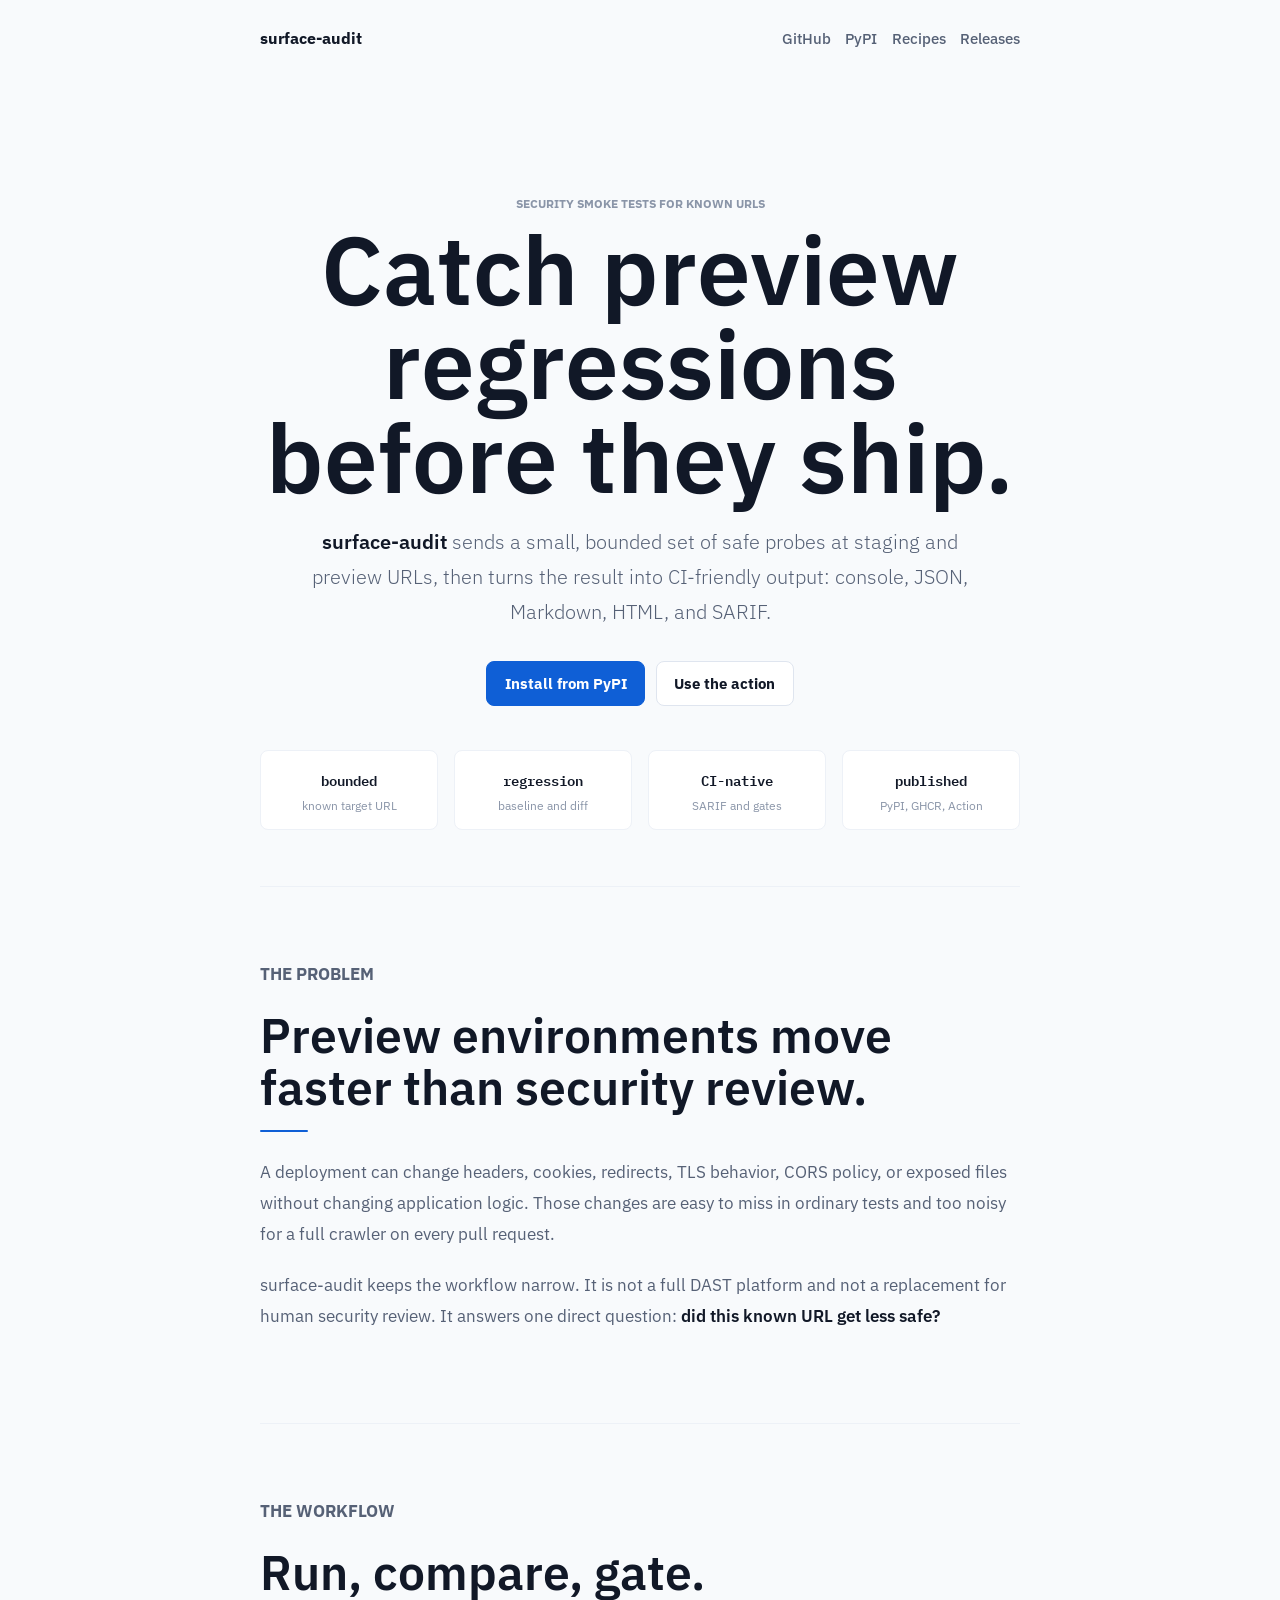
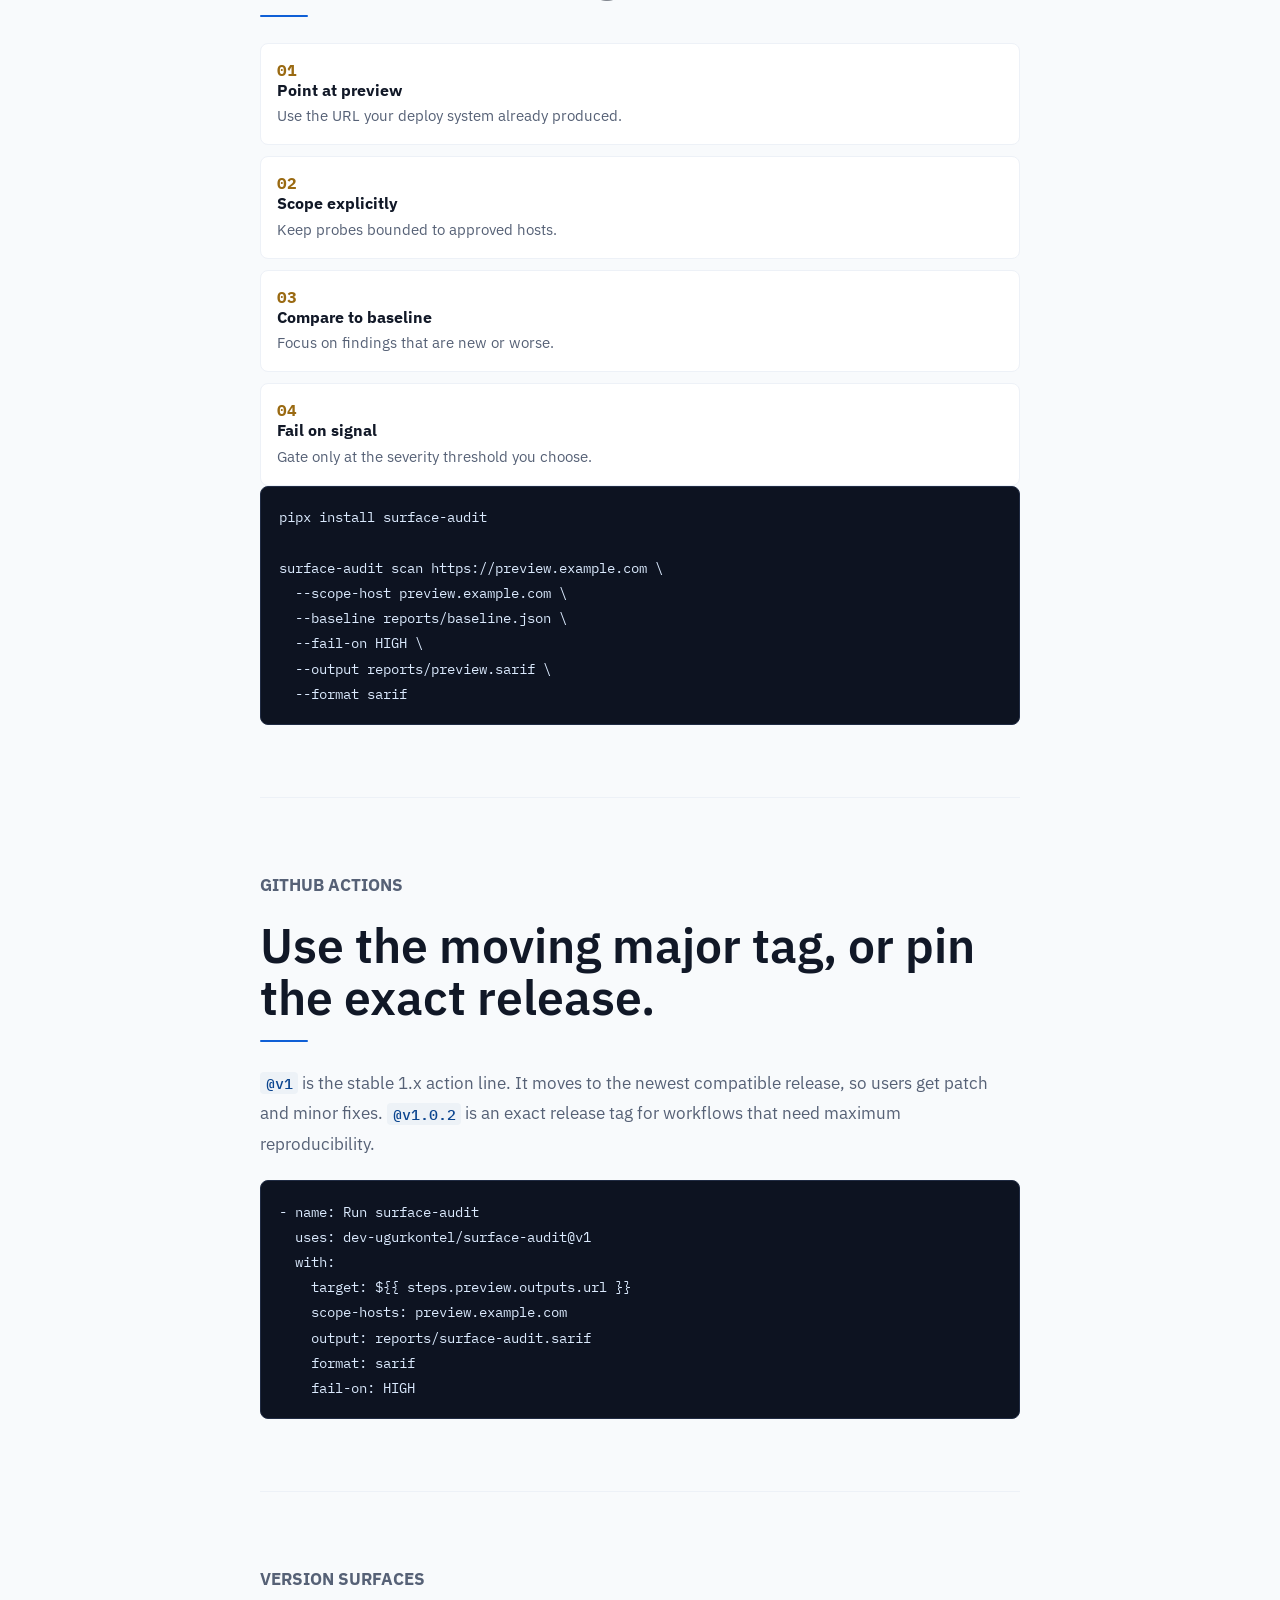
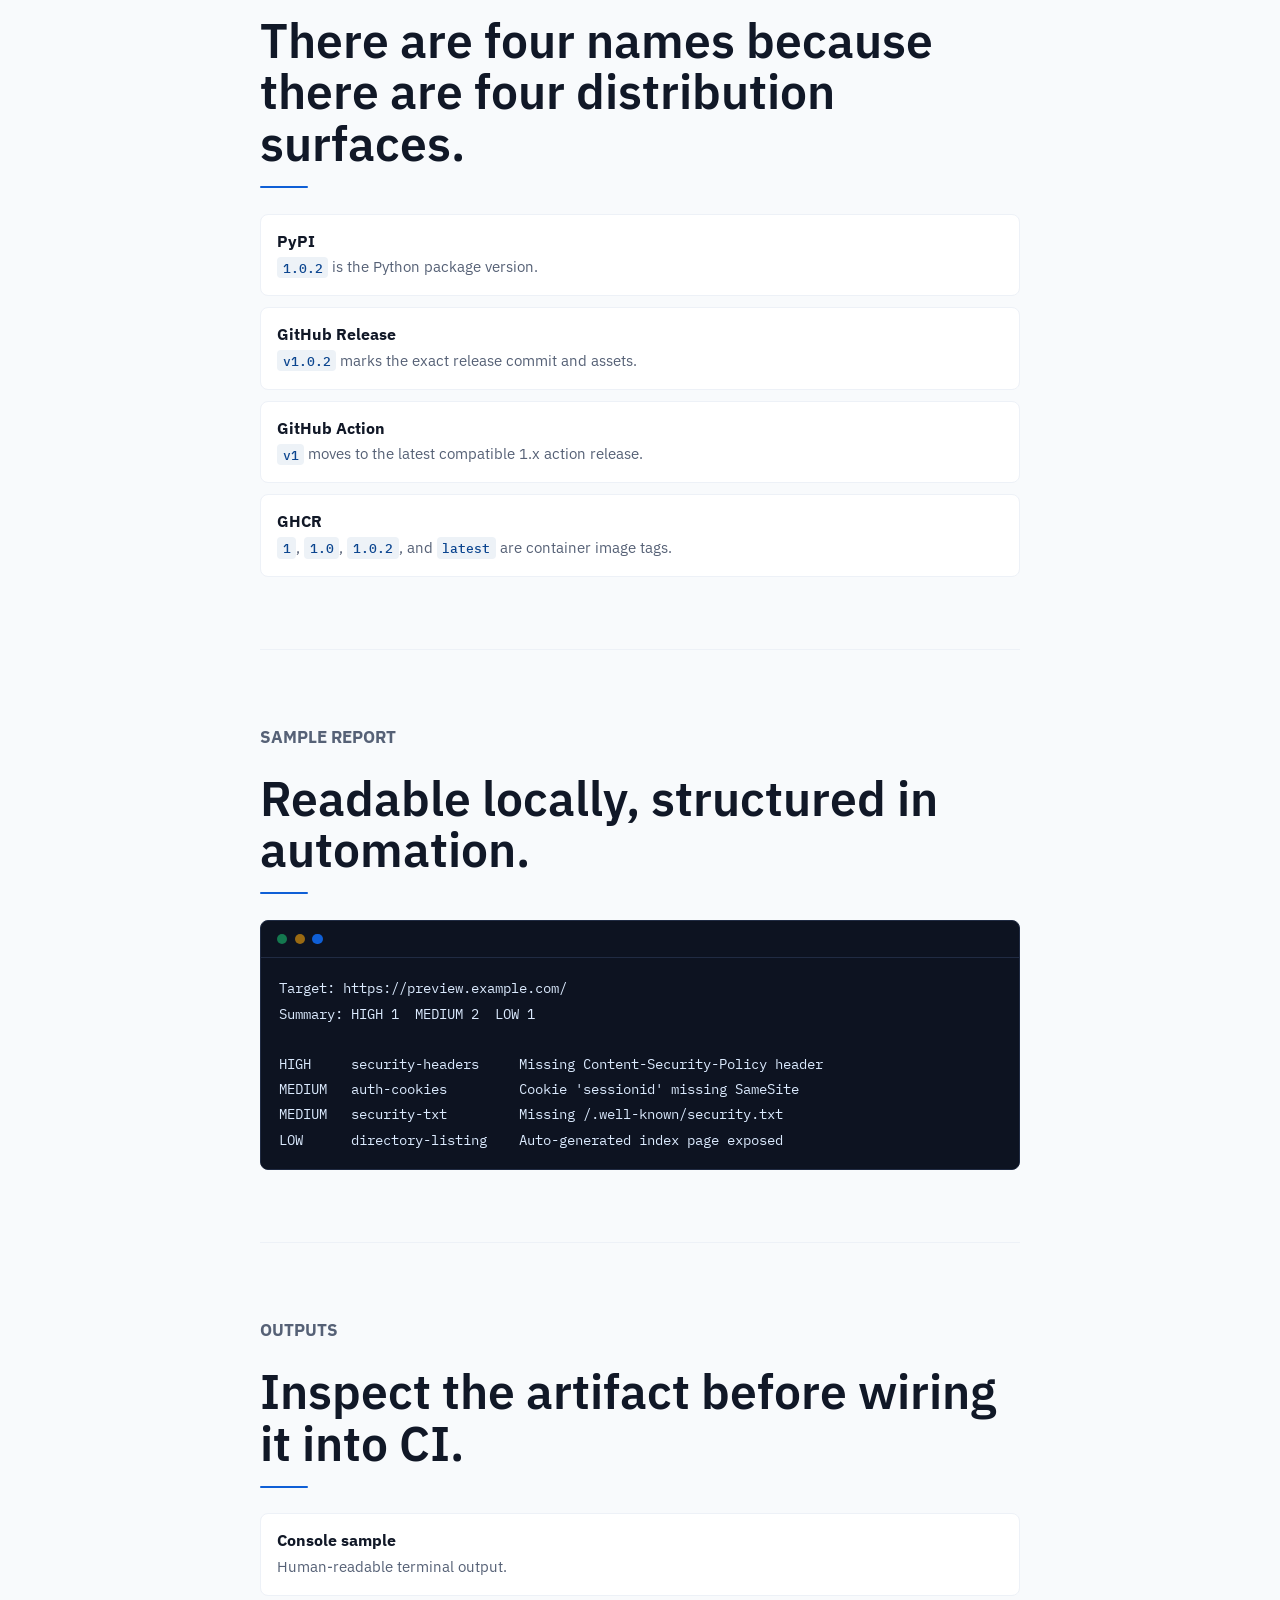
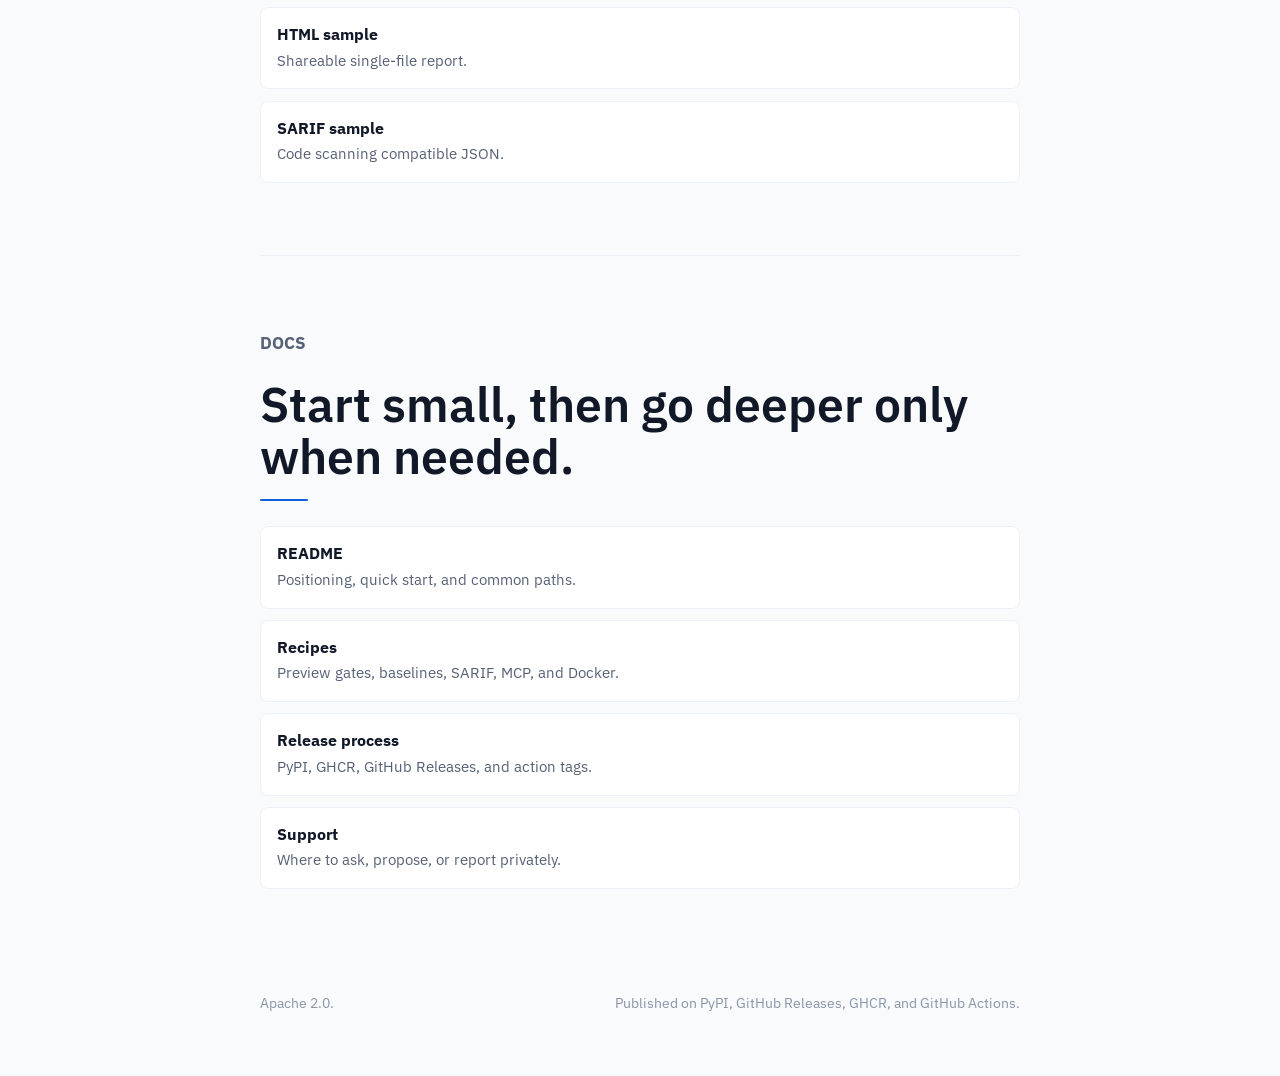
<file: docs/site/index.html>
<!doctype html>
<html lang="en">
  <head>
    <meta charset="utf-8" />
    <meta name="viewport" content="width=device-width, initial-scale=1" />
    <title>surface-audit - Security smoke tests for preview URLs</title>
    <meta
      name="description"
      content="surface-audit runs deterministic security smoke tests against known preview, staging, and pre-deploy URLs."
    />
    <meta name="theme-color" content="#f8fafc" />
    <meta property="og:type" content="website" />
    <meta property="og:title" content="surface-audit - Preview security smoke tests" />
    <meta
      property="og:description"
      content="A bounded, CI-friendly security smoke test for preview and staging URLs."
    />
    <meta property="og:url" content="https://dev-ugurkontel.github.io/surface-audit/" />
    <meta property="og:site_name" content="surface-audit" />
    <meta name="twitter:card" content="summary" />
    <meta name="twitter:title" content="surface-audit" />
    <meta
      name="twitter:description"
      content="Deterministic security smoke tests for known preview, staging, and pre-deploy URLs."
    />
    <link rel="canonical" href="https://dev-ugurkontel.github.io/surface-audit/" />
    <link rel="preconnect" href="https://fonts.googleapis.com" />
    <link rel="preconnect" href="https://fonts.gstatic.com" crossorigin />
    <link
      href="https://fonts.googleapis.com/css2?family=IBM+Plex+Mono:wght@400;500;600&amp;family=IBM+Plex+Sans:wght@300;400;500;600;700&amp;display=swap"
      rel="stylesheet"
    />
    <link rel="stylesheet" href="./assets/site.css" />
    <script type="application/ld+json">
      {
        "@context": "https://schema.org",
        "@type": "SoftwareApplication",
        "name": "surface-audit",
        "applicationCategory": "SecurityApplication",
        "operatingSystem": "macOS, Linux, Windows",
        "description": "Deterministic security smoke tests for known preview, staging, and pre-deploy URLs.",
        "url": "https://github.com/dev-ugurkontel/surface-audit",
        "license": "https://github.com/dev-ugurkontel/surface-audit/blob/main/LICENSE",
        "downloadUrl": "https://pypi.org/project/surface-audit/"
      }
    </script>
  </head>
  <body>
    <div class="wrap">
      <header class="topbar">
        <a class="brand" href="https://github.com/dev-ugurkontel/surface-audit">surface-audit</a>
        <nav aria-label="Primary">
          <a href="https://github.com/dev-ugurkontel/surface-audit">GitHub</a>
          <a href="https://pypi.org/project/surface-audit/">PyPI</a>
          <a href="https://github.com/dev-ugurkontel/surface-audit/blob/main/docs/RECIPES.md">Recipes</a>
          <a href="https://github.com/dev-ugurkontel/surface-audit/releases">Releases</a>
        </nav>
      </header>

      <main>
        <section class="hero">
          <p class="kicker">security smoke tests for known URLs</p>
          <h1>Catch preview regressions before they ship.</h1>
          <p class="lede">
            <strong>surface-audit</strong> sends a small, bounded set of safe probes at staging
            and preview URLs, then turns the result into CI-friendly output: console, JSON,
            Markdown, HTML, and SARIF.
          </p>
          <div class="actions">
            <a class="button primary" href="https://pypi.org/project/surface-audit/">Install from PyPI</a>
            <a class="button" href="https://github.com/dev-ugurkontel/surface-audit#github-action">Use the action</a>
          </div>
          <div class="facts" aria-label="Project facts">
            <div><strong>bounded</strong><span>known target URL</span></div>
            <div><strong>regression</strong><span>baseline and diff</span></div>
            <div><strong>CI-native</strong><span>SARIF and gates</span></div>
            <div><strong>published</strong><span>PyPI, GHCR, Action</span></div>
          </div>
        </section>

        <hr />

        <section class="chapter">
          <p class="label">The problem</p>
          <h2>Preview environments move faster than security review.</h2>
          <div class="rule"></div>
          <p>
            A deployment can change headers, cookies, redirects, TLS behavior, CORS policy, or
            exposed files without changing application logic. Those changes are easy to miss in
            ordinary tests and too noisy for a full crawler on every pull request.
          </p>
          <p>
            surface-audit keeps the workflow narrow. It is not a full DAST platform and not a
            replacement for human security review. It answers one direct question:
            <strong>did this known URL get less safe?</strong>
          </p>
        </section>

        <hr />

        <section class="chapter">
          <p class="label">The workflow</p>
          <h2>Run, compare, gate.</h2>
          <div class="rule"></div>
          <div class="steps">
            <div class="step"><span>01</span><strong>Point at preview</strong><em>Use the URL your deploy system already produced.</em></div>
            <div class="step"><span>02</span><strong>Scope explicitly</strong><em>Keep probes bounded to approved hosts.</em></div>
            <div class="step"><span>03</span><strong>Compare to baseline</strong><em>Focus on findings that are new or worse.</em></div>
            <div class="step"><span>04</span><strong>Fail on signal</strong><em>Gate only at the severity threshold you choose.</em></div>
          </div>
          <pre class="code-block">pipx install surface-audit

surface-audit scan https://preview.example.com \
  --scope-host preview.example.com \
  --baseline reports/baseline.json \
  --fail-on HIGH \
  --output reports/preview.sarif \
  --format sarif</pre>
        </section>

        <hr />

        <section class="chapter">
          <p class="label">GitHub Actions</p>
          <h2>Use the moving major tag, or pin the exact release.</h2>
          <div class="rule"></div>
          <p>
            <code>@v1</code> is the stable 1.x action line. It moves to the newest compatible
            release, so users get patch and minor fixes. <code>@v1.0.2</code> is an exact release
            tag for workflows that need maximum reproducibility.
          </p>
          <pre class="code-block">- name: Run surface-audit
  uses: dev-ugurkontel/surface-audit@v1
  with:
    target: ${{ steps.preview.outputs.url }}
    scope-hosts: preview.example.com
    output: reports/surface-audit.sarif
    format: sarif
    fail-on: HIGH</pre>
        </section>

        <hr />

        <section class="chapter">
          <p class="label">Version surfaces</p>
          <h2>There are four names because there are four distribution surfaces.</h2>
          <div class="rule"></div>
          <div class="matrix" role="list">
            <div role="listitem"><strong>PyPI</strong><span><code>1.0.2</code> is the Python package version.</span></div>
            <div role="listitem"><strong>GitHub Release</strong><span><code>v1.0.2</code> marks the exact release commit and assets.</span></div>
            <div role="listitem"><strong>GitHub Action</strong><span><code>v1</code> moves to the latest compatible 1.x action release.</span></div>
            <div role="listitem"><strong>GHCR</strong><span><code>1</code>, <code>1.0</code>, <code>1.0.2</code>, and <code>latest</code> are container image tags.</span></div>
          </div>
        </section>

        <hr />

        <section class="chapter">
          <p class="label">Sample report</p>
          <h2>Readable locally, structured in automation.</h2>
          <div class="rule"></div>
          <div class="terminal" aria-label="Sample surface-audit console output">
            <div class="terminal-bar"><span></span><span></span><span></span></div>
            <pre>Target: https://preview.example.com/
Summary: HIGH 1  MEDIUM 2  LOW 1

HIGH     security-headers     Missing Content-Security-Policy header
MEDIUM   auth-cookies         Cookie 'sessionid' missing SameSite
MEDIUM   security-txt         Missing /.well-known/security.txt
LOW      directory-listing    Auto-generated index page exposed</pre>
          </div>
        </section>

        <hr />

        <section class="chapter">
          <p class="label">Outputs</p>
          <h2>Inspect the artifact before wiring it into CI.</h2>
          <div class="rule"></div>
          <div class="links">
            <a href="./samples/preview-report.console.txt"><strong>Console sample</strong><span>Human-readable terminal output.</span></a>
            <a href="./samples/preview-report.html"><strong>HTML sample</strong><span>Shareable single-file report.</span></a>
            <a href="./samples/preview-report.sarif.json"><strong>SARIF sample</strong><span>Code scanning compatible JSON.</span></a>
          </div>
        </section>

        <hr />

        <section class="chapter">
          <p class="label">Docs</p>
          <h2>Start small, then go deeper only when needed.</h2>
          <div class="rule"></div>
          <div class="links">
            <a href="https://github.com/dev-ugurkontel/surface-audit/blob/main/README.md"><strong>README</strong><span>Positioning, quick start, and common paths.</span></a>
            <a href="https://github.com/dev-ugurkontel/surface-audit/blob/main/docs/RECIPES.md"><strong>Recipes</strong><span>Preview gates, baselines, SARIF, MCP, and Docker.</span></a>
            <a href="https://github.com/dev-ugurkontel/surface-audit/blob/main/docs/RELEASE.md"><strong>Release process</strong><span>PyPI, GHCR, GitHub Releases, and action tags.</span></a>
            <a href="https://github.com/dev-ugurkontel/surface-audit/blob/main/SUPPORT.md"><strong>Support</strong><span>Where to ask, propose, or report privately.</span></a>
          </div>
        </section>
      </main>

      <footer>
        <span>Apache 2.0.</span>
        <span>Published on PyPI, GitHub Releases, GHCR, and GitHub Actions.</span>
      </footer>
    </div>
  </body>
</html>
</file>
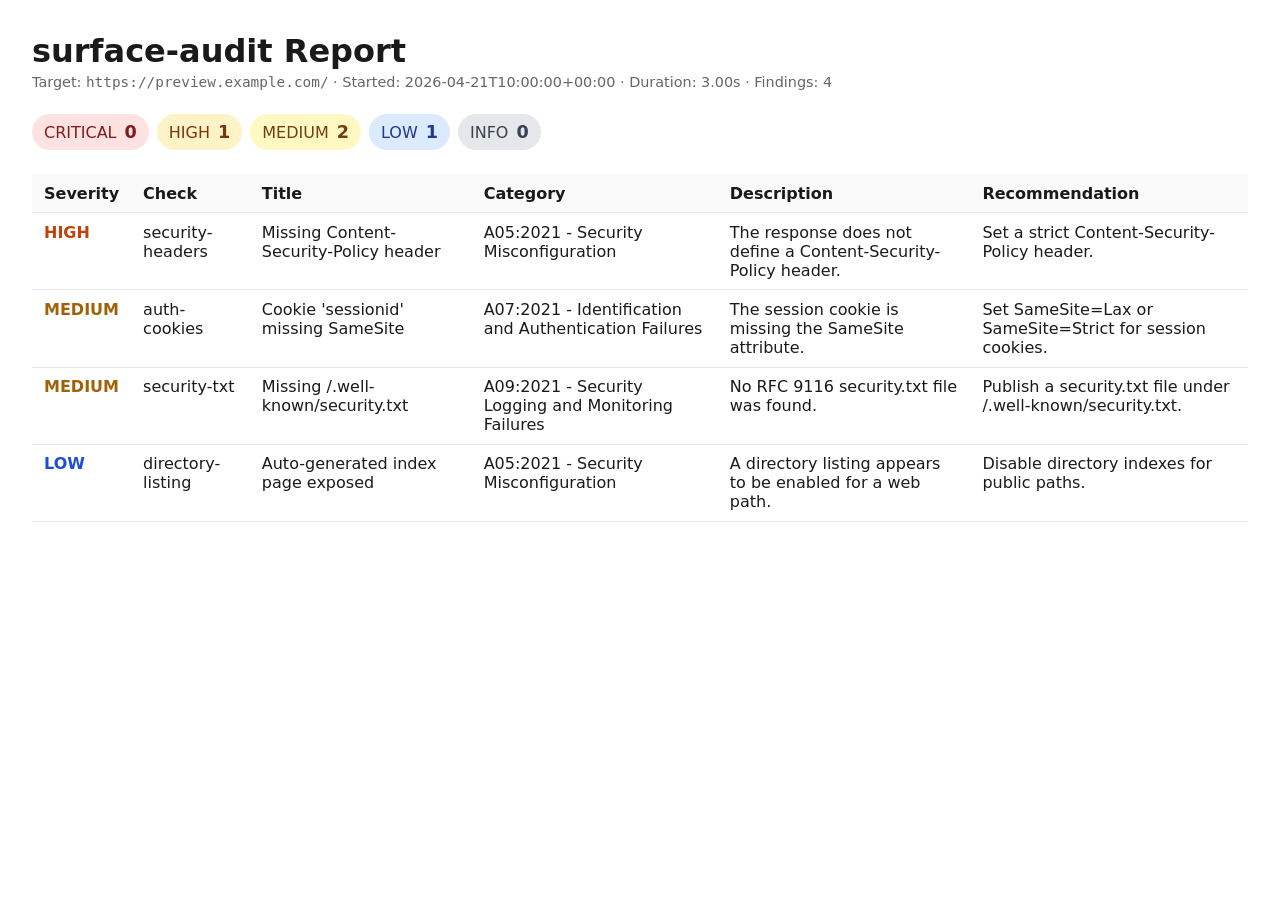
<file: docs/site/samples/preview-report.html>
<!doctype html>
<html lang="en">
  <head>
    <meta charset="utf-8" />
    <title>surface-audit Report — https://preview.example.com/</title>
    <style>
      body { font-family: -apple-system, system-ui, sans-serif; margin: 2rem; color: #1a1a1a; }
      h1 { margin-bottom: 0.25rem; }
      .meta { color: #666; font-size: 0.9rem; margin-bottom: 1.5rem; }
      .chips { display: flex; gap: 0.5rem; margin-bottom: 1.5rem; flex-wrap: wrap; }
      .chip { padding: 0.5rem 0.75rem; border-radius: 999px; background: #f4f4f5; display: flex; gap: 0.5rem; align-items: baseline; }
      .chip strong { font-size: 1.1rem; }
      .chip-critical { background: #fee2e2; color: #7f1d1d; }
      .chip-high     { background: #fef3c7; color: #78350f; }
      .chip-medium   { background: #fef9c3; color: #713f12; }
      .chip-low      { background: #dbeafe; color: #1e3a8a; }
      .chip-info     { background: #e5e7eb; color: #374151; }
      table { border-collapse: collapse; width: 100%; }
      th, td { text-align: left; padding: 0.6rem 0.75rem; border-bottom: 1px solid #e5e7eb; vertical-align: top; }
      th { background: #fafafa; font-weight: 600; }
      .sev { font-weight: 600; }
      .sev-critical { color: #b91c1c; }
      .sev-high     { color: #c2410c; }
      .sev-medium   { color: #a16207; }
      .sev-low      { color: #1d4ed8; }
      .sev-info     { color: #4b5563; }
    </style>
  </head>
  <body>
    <h1>surface-audit Report</h1>
    <div class="meta">
      Target: <code>https://preview.example.com/</code>
      · Started: 2026-04-21T10:00:00+00:00
      · Duration: 3.00s
      · Findings: 4
    </div>
    <div class="chips">
      <div class="chip chip-critical"><span>CRITICAL</span><strong>0</strong></div>
      <div class="chip chip-high"><span>HIGH</span><strong>1</strong></div>
      <div class="chip chip-medium"><span>MEDIUM</span><strong>2</strong></div>
      <div class="chip chip-low"><span>LOW</span><strong>1</strong></div>
      <div class="chip chip-info"><span>INFO</span><strong>0</strong></div>
    </div>
    <table>
      <thead>
        <tr>
          <th>Severity</th>
          <th>Check</th>
          <th>Title</th>
          <th>Category</th>
          <th>Description</th>
          <th>Recommendation</th>
        </tr>
      </thead>
      <tbody>
        <tr>
          <td class="sev sev-high">HIGH</td>
          <td>security-headers</td>
          <td>Missing Content-Security-Policy header</td>
          <td>A05:2021 - Security Misconfiguration</td>
          <td>The response does not define a Content-Security-Policy header.</td>
          <td>Set a strict Content-Security-Policy header.</td>
        </tr>
        <tr>
          <td class="sev sev-medium">MEDIUM</td>
          <td>auth-cookies</td>
          <td>Cookie 'sessionid' missing SameSite</td>
          <td>A07:2021 - Identification and Authentication Failures</td>
          <td>The session cookie is missing the SameSite attribute.</td>
          <td>Set SameSite=Lax or SameSite=Strict for session cookies.</td>
        </tr>
        <tr>
          <td class="sev sev-medium">MEDIUM</td>
          <td>security-txt</td>
          <td>Missing /.well-known/security.txt</td>
          <td>A09:2021 - Security Logging and Monitoring Failures</td>
          <td>No RFC 9116 security.txt file was found.</td>
          <td>Publish a security.txt file under /.well-known/security.txt.</td>
        </tr>
        <tr>
          <td class="sev sev-low">LOW</td>
          <td>directory-listing</td>
          <td>Auto-generated index page exposed</td>
          <td>A05:2021 - Security Misconfiguration</td>
          <td>A directory listing appears to be enabled for a web path.</td>
          <td>Disable directory indexes for public paths.</td>
        </tr>
      </tbody>
    </table>
  </body>
</html>
</file>
<file: docs/site/assets/site.css>
:root {
  --bg: #f8fafc;
  --paper: #ffffff;
  --code: #edf2f7;
  --text: #111827;
  --muted: #566176;
  --faint: #8a95a8;
  --line: #dfe5ef;
  --line-soft: #edf1f7;
  --accent: #0f5fd6;
  --accent-dark: #0b458f;
  --accent-soft: #e8f1ff;
  --green: #14784f;
  --amber: #9a6a12;
  --sans: "IBM Plex Sans", -apple-system, BlinkMacSystemFont, "Segoe UI", sans-serif;
  --mono: "IBM Plex Mono", "SFMono-Regular", Consolas, monospace;
}

*,
*::before,
*::after {
  box-sizing: border-box;
}

html {
  scroll-behavior: smooth;
}

body {
  margin: 0;
  color: var(--muted);
  background: var(--bg);
  font-family: var(--sans);
  -webkit-font-smoothing: antialiased;
}

::selection {
  color: var(--accent-dark);
  background: var(--accent-soft);
}

a {
  color: var(--accent);
  text-decoration: none;
}

a:hover,
a:focus-visible {
  text-decoration: underline;
}

code,
pre {
  font-family: var(--mono);
}

code {
  padding: 0.1rem 0.35rem;
  color: var(--accent-dark);
  background: var(--code);
  border-radius: 0.25rem;
  font-size: 0.9em;
  font-weight: 500;
}

pre {
  margin: 0;
}

.wrap {
  width: min(760px, calc(100vw - 2rem));
  margin: 0 auto;
  padding: 1.25rem 0 4rem;
}

.topbar {
  display: flex;
  align-items: center;
  justify-content: space-between;
  gap: 1rem;
  padding: 0.5rem 0;
}

.brand {
  color: var(--text);
  font-weight: 700;
}

nav {
  display: flex;
  flex-wrap: wrap;
  justify-content: flex-end;
  gap: 0.9rem;
}

nav a {
  color: var(--muted);
  font-size: 0.92rem;
  font-weight: 500;
}

.hero {
  padding: clamp(4.5rem, 14vw, 8rem) 0 3.5rem;
  text-align: center;
}

.kicker,
.label {
  color: var(--faint);
  font-size: 0.72rem;
  font-weight: 700;
  letter-spacing: 0;
  text-transform: uppercase;
}

.hero h1,
.chapter h2 {
  margin: 0;
  color: var(--text);
  font-weight: 600;
  letter-spacing: 0;
}

.hero h1 {
  margin-top: 0.7rem;
  font-size: clamp(3.25rem, 10vw, 6rem);
  line-height: 0.98;
}

.lede {
  max-width: 43rem;
  margin: 1.25rem auto 0;
  color: var(--muted);
  font-size: clamp(1.05rem, 2.3vw, 1.25rem);
  font-weight: 300;
  line-height: 1.75;
}

.lede strong,
p strong {
  color: var(--text);
  font-weight: 600;
}

.actions {
  display: flex;
  flex-wrap: wrap;
  justify-content: center;
  gap: 0.65rem;
  margin-top: 2rem;
}

.button {
  display: inline-flex;
  align-items: center;
  justify-content: center;
  min-height: 2.8rem;
  padding: 0.75rem 1.1rem;
  color: var(--text);
  background: var(--paper);
  border: 1px solid var(--line);
  border-radius: 0.5rem;
  font-size: 0.94rem;
  font-weight: 700;
}

.button:hover,
.button:focus-visible {
  border-color: var(--accent);
  color: var(--accent);
  text-decoration: none;
}

.button.primary {
  color: #ffffff;
  background: var(--accent);
  border-color: var(--accent);
}

.button.primary:hover,
.button.primary:focus-visible {
  color: #ffffff;
  background: var(--accent-dark);
  border-color: var(--accent-dark);
}

.facts {
  display: grid;
  grid-template-columns: repeat(4, minmax(0, 1fr));
  gap: 1rem;
  margin-top: 2.75rem;
  text-align: center;
}

.facts div {
  padding: 1.05rem 0.75rem;
  background: var(--paper);
  border: 1px solid var(--line-soft);
  border-radius: 0.5rem;
}

.facts strong {
  display: block;
  color: var(--text);
  font-family: var(--mono);
  font-size: 0.9rem;
  font-weight: 600;
}

.facts span {
  display: block;
  margin-top: 0.35rem;
  color: var(--faint);
  font-size: 0.78rem;
}

hr {
  margin: 0;
  border: 0;
  border-top: 1px solid var(--line-soft);
}

.chapter {
  padding: 4.5rem 0;
}

.chapter h2 {
  margin-top: 0.35rem;
  font-size: clamp(2rem, 5.4vw, 3rem);
  line-height: 1.08;
}

.rule {
  width: 3rem;
  height: 2px;
  margin: 1rem 0 1.6rem;
  background: var(--accent);
  border-radius: 999px;
}

.chapter p {
  margin: 0 0 1.25rem;
  color: var(--muted);
  font-size: 1.04rem;
  line-height: 1.85;
}

.code-block,
.terminal pre {
  overflow-x: auto;
  padding: 1.1rem;
  color: #dbeafe;
  background: #0d1321;
  border: 1px solid #202b43;
  border-radius: 0.5rem;
  font-size: 0.9rem;
  line-height: 1.75;
}

.steps,
.matrix,
.links {
  display: grid;
  gap: 0.7rem;
  margin-top: 1.6rem;
}

.step,
.matrix div,
.links a {
  padding: 1rem;
  background: var(--paper);
  border: 1px solid var(--line-soft);
  border-radius: 0.5rem;
}

.step span {
  display: block;
  color: var(--amber);
  font-family: var(--mono);
  font-weight: 700;
}

.step strong,
.matrix strong,
.links strong {
  display: block;
  color: var(--text);
  font-weight: 700;
}

.step em,
.matrix span,
.links span {
  display: block;
  margin-top: 0.35rem;
  color: var(--muted);
  font-size: 0.92rem;
  font-style: normal;
  line-height: 1.55;
}

.terminal {
  margin-top: 1.5rem;
  background: #0d1321;
  border: 1px solid #202b43;
  border-radius: 0.5rem;
  overflow: hidden;
}

.terminal-bar {
  display: flex;
  gap: 0.45rem;
  padding: 0.8rem 1rem;
  border-bottom: 1px solid #202b43;
}

.terminal-bar span {
  width: 0.65rem;
  height: 0.65rem;
  background: var(--green);
  border-radius: 999px;
}

.terminal-bar span:nth-child(2) {
  background: var(--amber);
}

.terminal-bar span:nth-child(3) {
  background: var(--accent);
}

.terminal pre {
  border: 0;
  border-radius: 0;
}

footer {
  display: flex;
  flex-wrap: wrap;
  justify-content: space-between;
  gap: 0.75rem;
  padding-top: 2rem;
  color: var(--faint);
  font-size: 0.9rem;
}

@media (max-width: 720px) {
  .topbar,
  footer {
    align-items: flex-start;
    flex-direction: column;
  }

  nav {
    justify-content: flex-start;
  }

  .facts {
    grid-template-columns: repeat(2, minmax(0, 1fr));
  }
}

@media (max-width: 460px) {
  .facts {
    grid-template-columns: 1fr;
  }
}
</file>
